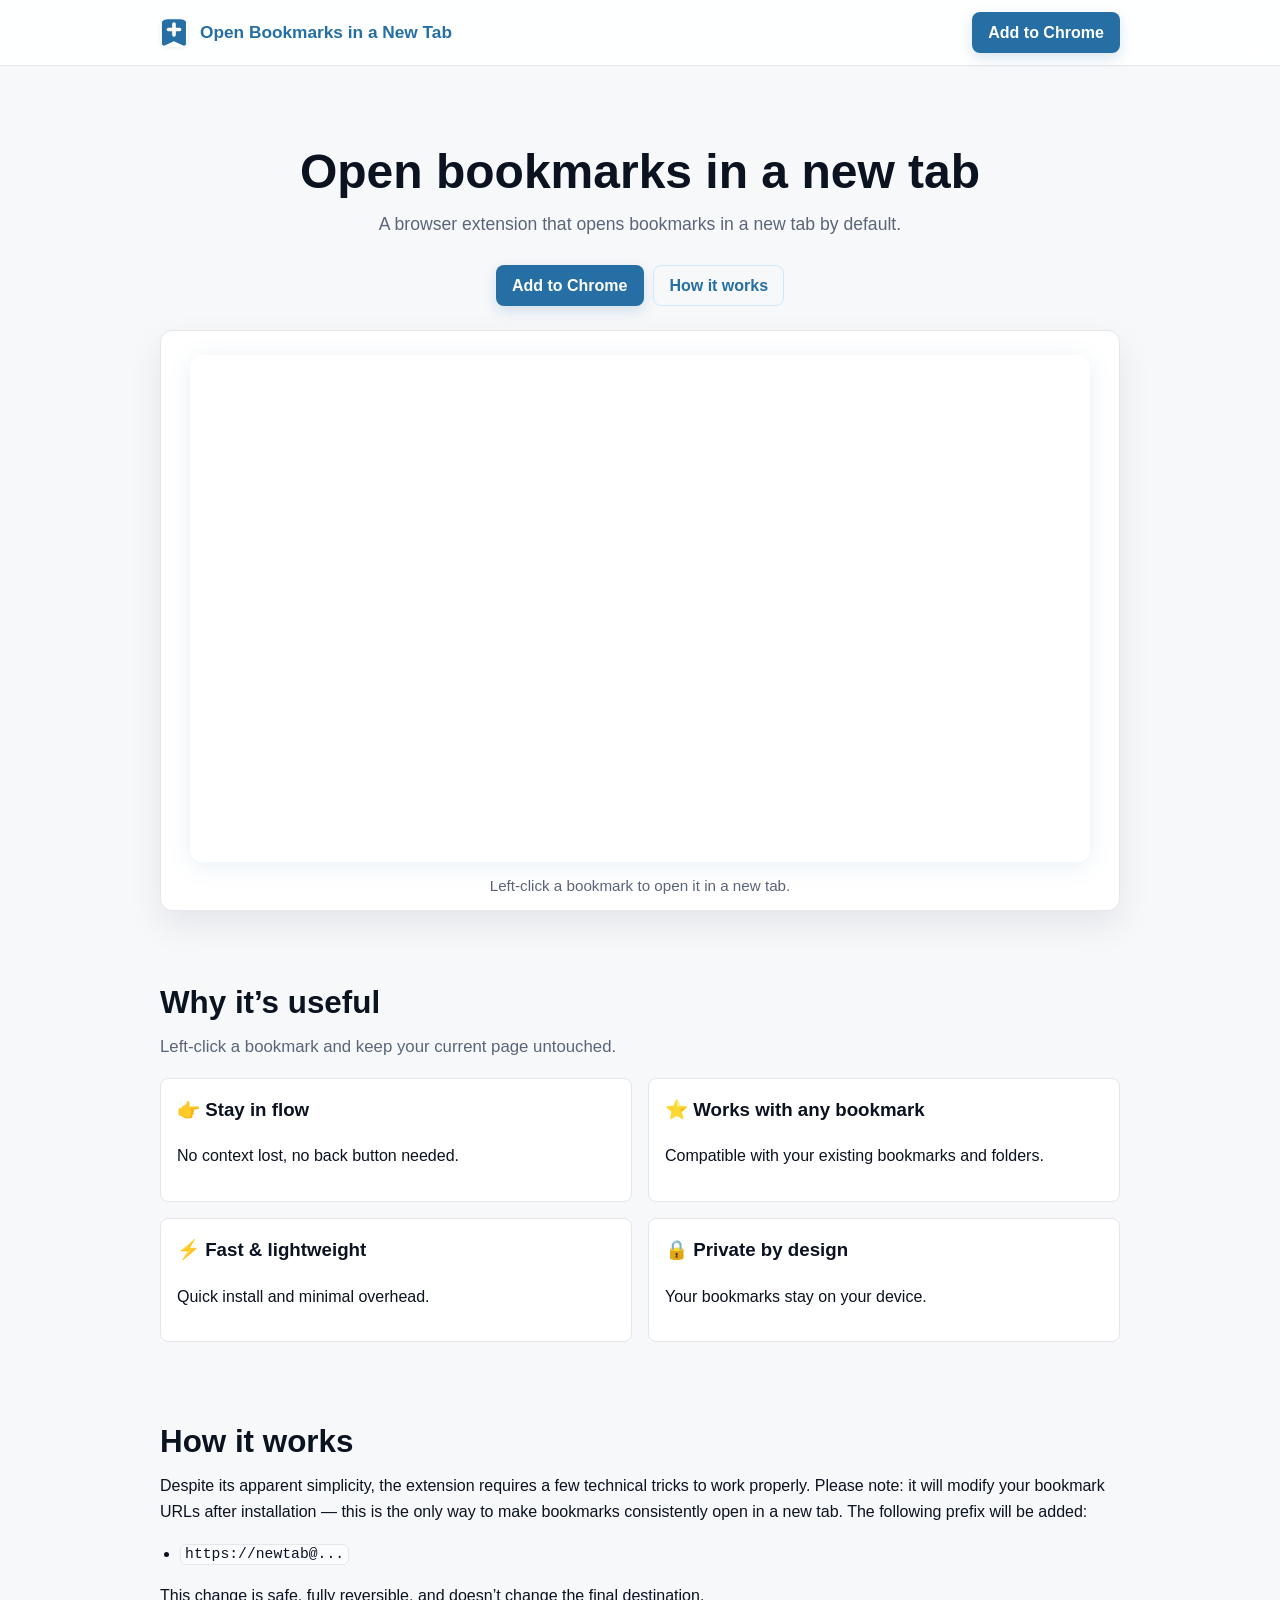
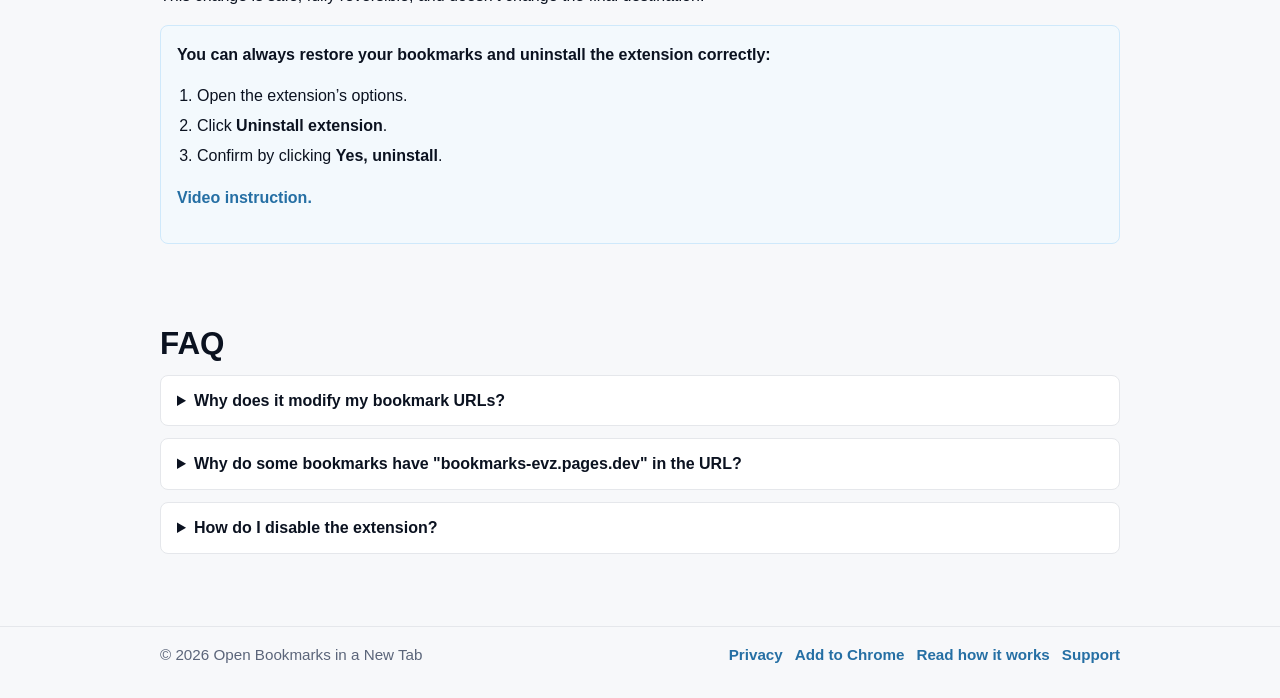
<file: index.html>
<!doctype html>
<html lang="en">
  <head>
    <meta charset="utf-8" />
    <meta name="viewport" content="width=device-width, initial-scale=1" />
    <script>
      const targetUrl = new URL(location.href).searchParams.get('url');
      if (targetUrl) {
        const redirectUrl = new URL('/r/', location.href);
        redirectUrl.search = location.search;
        location.replace(redirectUrl);
      }
    </script>
    <title>Open Bookmarks in a New Tab</title>
    <!-- Google tag (gtag.js) -->
    <script async src="https://www.googletagmanager.com/gtag/js?id=G-V0R6F2EBBW"></script>
    <script>
      window.dataLayer = window.dataLayer || [];
      function gtag() {
        dataLayer.push(arguments);
      }
      gtag('js', new Date());
      gtag('config', 'G-V0R6F2EBBW');
    </script>
    <meta
      name="description"
      content="Make every bookmark open in a new tab with a simple left-click. Fast, lightweight Chrome extension with easy install and full control."
    />
    <link rel="canonical" href="#" />
    <meta property="og:title" content="Open Bookmarks in a New Tab — One Click, Always a New Tab" />
    <meta
      property="og:description"
      content="Make every bookmark open in a new tab with a simple left-click. Fast, lightweight Chrome extension with easy install and full control."
    />
    <meta property="og:type" content="website" />
    <meta property="og:image" content="/assets/screenshot.png" />
    <meta name="twitter:card" content="summary_large_image" />
    <meta
      name="twitter:title"
      content="Open Bookmarks in a New Tab — One Click, Always a New Tab"
    />
    <meta
      name="twitter:description"
      content="Make every bookmark open in a new tab with a simple left-click."
    />
    <meta name="twitter:image" content="/assets/screenshot.png" />
    <link rel="icon" href="/favicon.png" />
    <link rel="stylesheet" href="/assets/shared.css" />
    <link rel="stylesheet" href="/index.css" />
    <script type="module" src="/index.js"></script>
  </head>
  <body>
    <header class="site-header">
      <div class="container header-inner" role="navigation" aria-label="Primary">
        <a class="brand" href="#top" aria-label="Home">
          <img
            src="/assets/icon.svg"
            alt="Open Bookmarks in a New Tab logo"
            width="28"
            height="28"
          />
          <span class="name">Open Bookmarks in a New Tab</span>
        </a>
        <nav>
          <a class="btn install-link" href="#" target="_blank" aria-label="Add to Chrome"
            >Add to Chrome</a
          >
        </nav>
      </div>
    </header>

    <main id="top">
      <section class="hero container" aria-labelledby="hero-title">
        <h1 id="hero-title">Open bookmarks in a new tab</h1>
        <p class="subhead">A browser extension that opens bookmarks in a new tab by default.</p>
        <div class="cta-group">
          <a class="btn install-link" href="#" target="_blank">Add to Chrome</a>
          <a
            class="btn btn-ghost"
            href="https://dev.to/vitalets/open-browser-bookmarks-in-a-new-tab-part-2-h5p"
            target="_blank"
            rel="noopener"
            >How it works</a
          >
        </div>
        <figure class="figure">
          <div class="video-frame">
            <iframe
              width="560"
              height="315"
              src="https://www.youtube.com/embed/Ejy5kE-3lAE?si=9E2WFy7v5_sw-u4N&amp;controls=0"
              title="How the Open Bookmarks in a New Tab extension works"
              allow="
                accelerometer;
                autoplay;
                clipboard-write;
                encrypted-media;
                gyroscope;
                picture-in-picture;
                web-share;
              "
              referrerpolicy="strict-origin-when-cross-origin"
              allowfullscreen
            ></iframe>
          </div>
          <figcaption>Left‑click a bookmark to open it in a new tab.</figcaption>
        </figure>
      </section>

      <section class="section container">
        <h2>Why it’s useful</h2>
        <p class="lead">Left‑click a bookmark and keep your current page untouched.</p>
        <div class="grid" role="list">
          <div class="card half" role="listitem">
            <h3>👉 Stay in flow</h3>
            <p>No context lost, no back button needed.</p>
          </div>
          <div class="card half" role="listitem">
            <h3>⭐️ Works with any bookmark</h3>
            <p>Compatible with your existing bookmarks and folders.</p>
          </div>
          <div class="card half" role="listitem">
            <h3>⚡ Fast & lightweight</h3>
            <p>Quick install and minimal overhead.</p>
          </div>
          <div class="card half" role="listitem">
            <h3>🔒 Private by design</h3>
            <p>Your bookmarks stay on your device.</p>
          </div>
        </div>
      </section>

      <section class="section container">
        <h2>How it works</h2>
        <p>
          Despite its apparent simplicity, the extension requires a few technical tricks to work
          properly. Please note: it will modify your bookmark URLs after installation — this is the
          only way to make bookmarks consistently open in a new tab. The following prefix will be
          added:
        </p>
        <ul>
          <li><code>https://newtab@...</code></li>
        </ul>

        <p>This change is safe, fully reversible, and doesn’t change the final destination.</p>
        <div class="notice" role="note" aria-label="Important note">
          <b>You can always restore your bookmarks and uninstall the extension correctly:</b>
          <ol>
            <li>Open the extension’s options.</li>
            <li>Click <b>Uninstall extension</b>.</li>
            <li>Confirm by clicking <b>Yes, uninstall</b>.</li>
          </ol>
          <p>
            <a class="link uninstall-instructions-link" href="#" target="_blank"
              >Video instruction.</a
            >
          </p>
        </div>
      </section>

      <section class="section container">
        <h2>FAQ</h2>
        <details>
          <summary>Why does it modify my bookmark URLs?</summary>
          <p>
            This is a technical requirement to ensure that bookmarks consistently open in a new tab.
            You can revert all bookmarks to their original state at any time from the extension
            options page.
          </p>
        </details>
        <details>
          <summary>Why do some bookmarks have "bookmarks-evz.pages.dev" in the URL?</summary>
          <p>
            This is also a technical requirement to support bookmarks like
            <code>*.google.com</code> opening in a new tab. The extension uses Chrome’s
            <a
              href="https://developer.chrome.com/docs/extensions/reference/api/declarativeNetRequest"
              target="_blank"
              >declarativeNetRequest API</a
            >
            to capture bookmark clicks. Some
            <a
              href="https://developer.mozilla.org/en-US/docs/Mozilla/Add-ons/WebExtensions/Content_scripts#restricted_domains"
              target="_blank"
              >restricted domains</a
            >
            cannot be intercepted by this API. To support this, the extension handles these URLs
            differently: the bookmark points to a static HTML page, which then redirects to the
            target website. This is exactly what <code>https://bookmarks-evz.pages.dev</code> is
            used for.
          </p>
        </details>
        <details>
          <summary>How do I disable the extension?</summary>
          <p>Use the toggle on the options page to turn the behavior on or off.</p>
        </details>
      </section>
    </main>

    <footer class="site-footer">
      <div class="container footer-inner">
        <div>© <span id="year"></span> Open Bookmarks in a New Tab</div>
        <div class="footer-links">
          <a class="footer-link" href="/privacy/">Privacy</a>
          <a class="footer-link install-link" href="#" target="_blank">Add to Chrome</a>
          <a
            class="footer-link"
            href="https://dev.to/vitalets/open-browser-bookmarks-in-a-new-tab-part-2-h5p"
            target="_blank"
            >Read how it works</a
          >
          <a class="footer-link support-link" href="#" target="_blank" rel="noopener">Support</a>
        </div>
      </div>
    </footer>
  </body>
</html>
</file>
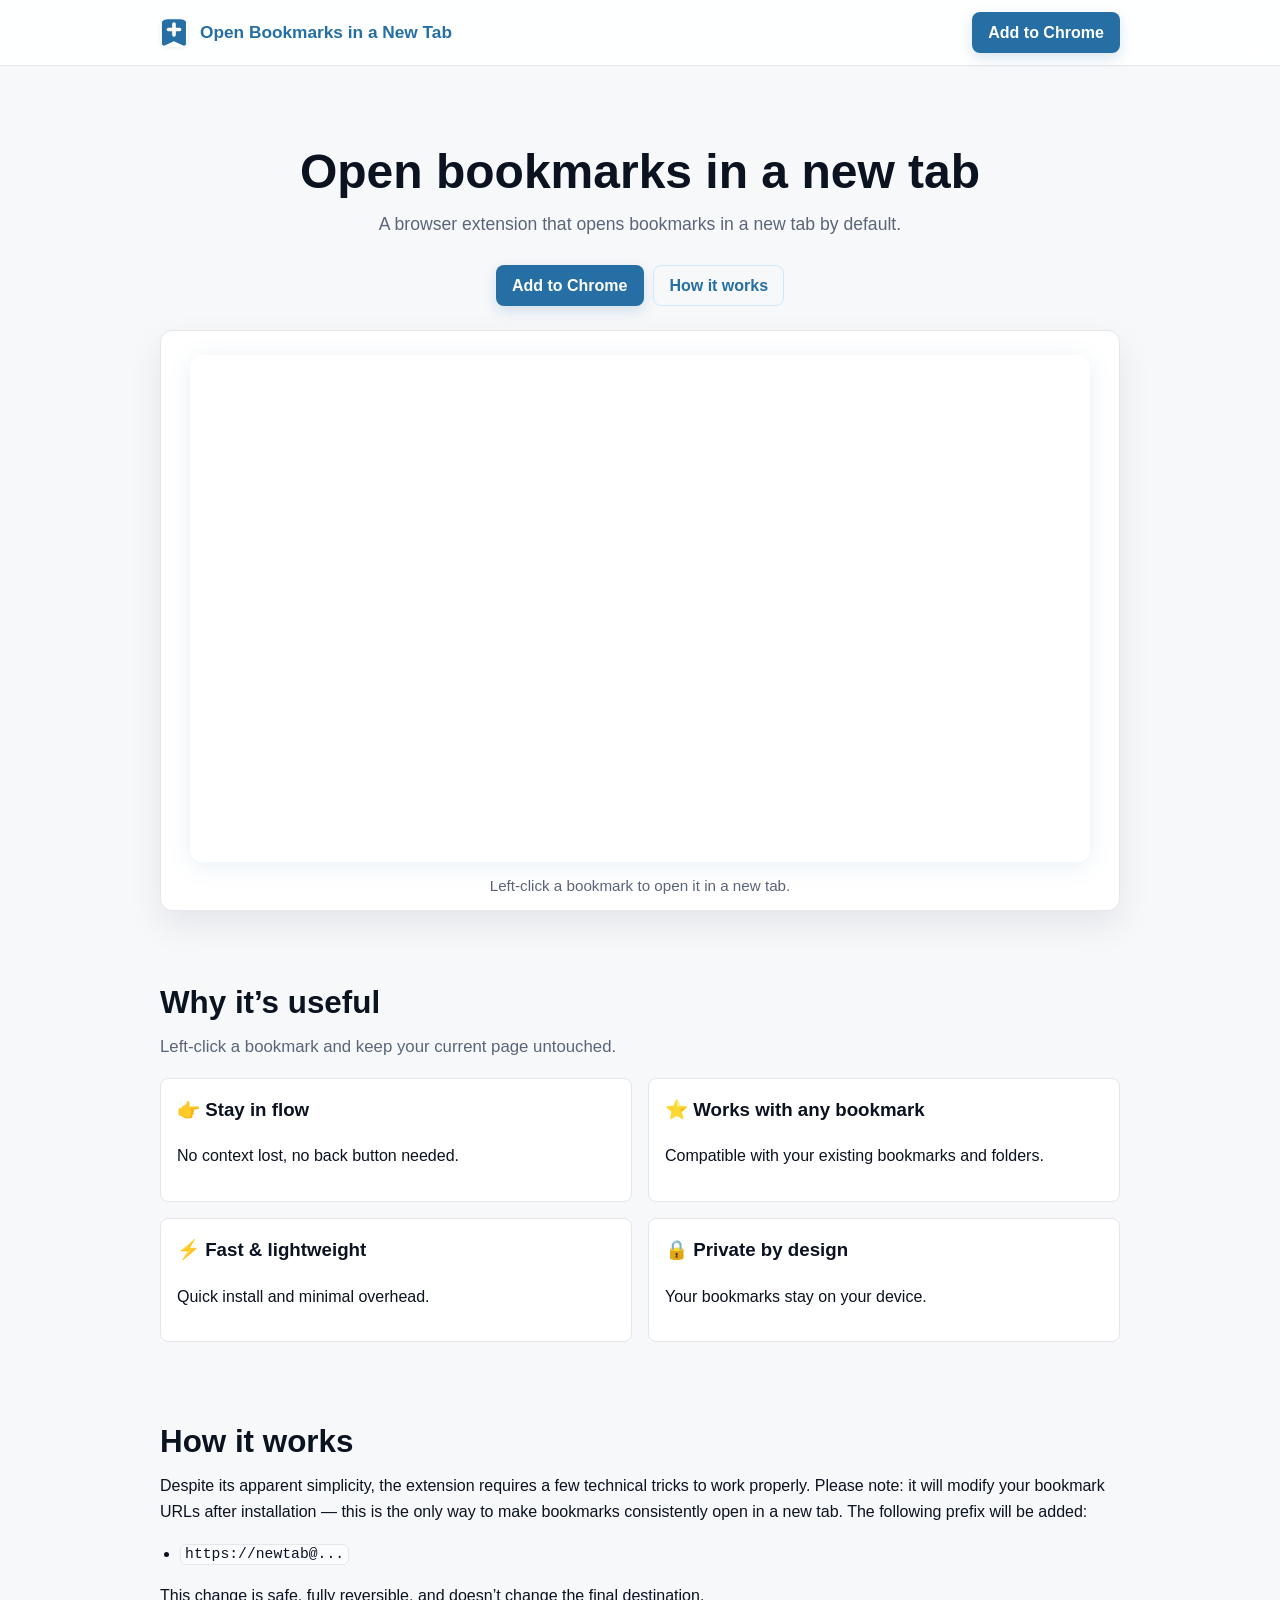
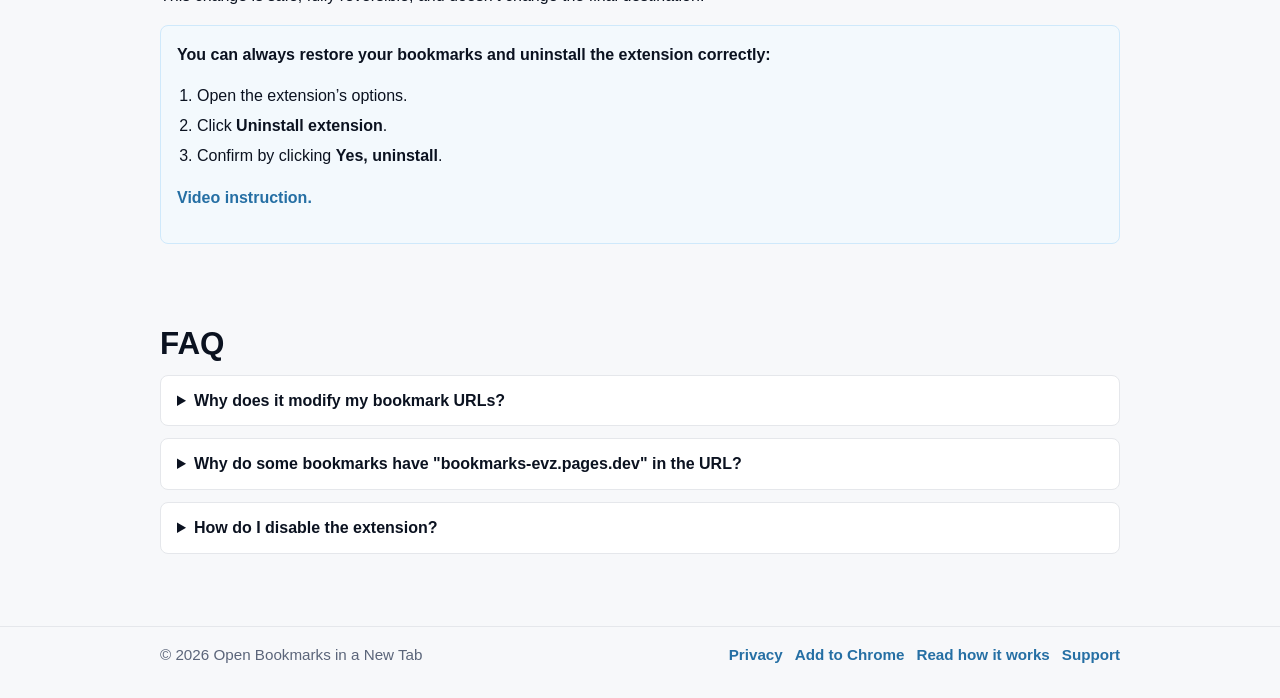
<file: landing/index.html>
<!doctype html>
<html lang="en">
  <head>
    <meta charset="utf-8" />
    <meta name="viewport" content="width=device-width, initial-scale=1" />
    <meta name="robots" content="noindex" />
    <link rel="canonical" href="/" />
    <title>Open Bookmarks in a New Tab</title>
    <!--
      Cloudflare Pages redirects this route through website/_redirects.
      Keep this page as a fallback for static hosts that do not support that file.
    -->
    <!-- Redirect to the homepage even when JavaScript is disabled. -->
    <meta http-equiv="refresh" content="0; url=/" />
    <script>
      // Preserve legacy query parameters and avoid leaving /landing/ in browser history.
      const homepageUrl = new URL('/', location.href);
      homepageUrl.search = location.search;
      location.replace(homepageUrl);
    </script>
  </head>
  <body>
    <p>This page has moved to <a href="/">the homepage</a>.</p>
  </body>
</html>
</file>
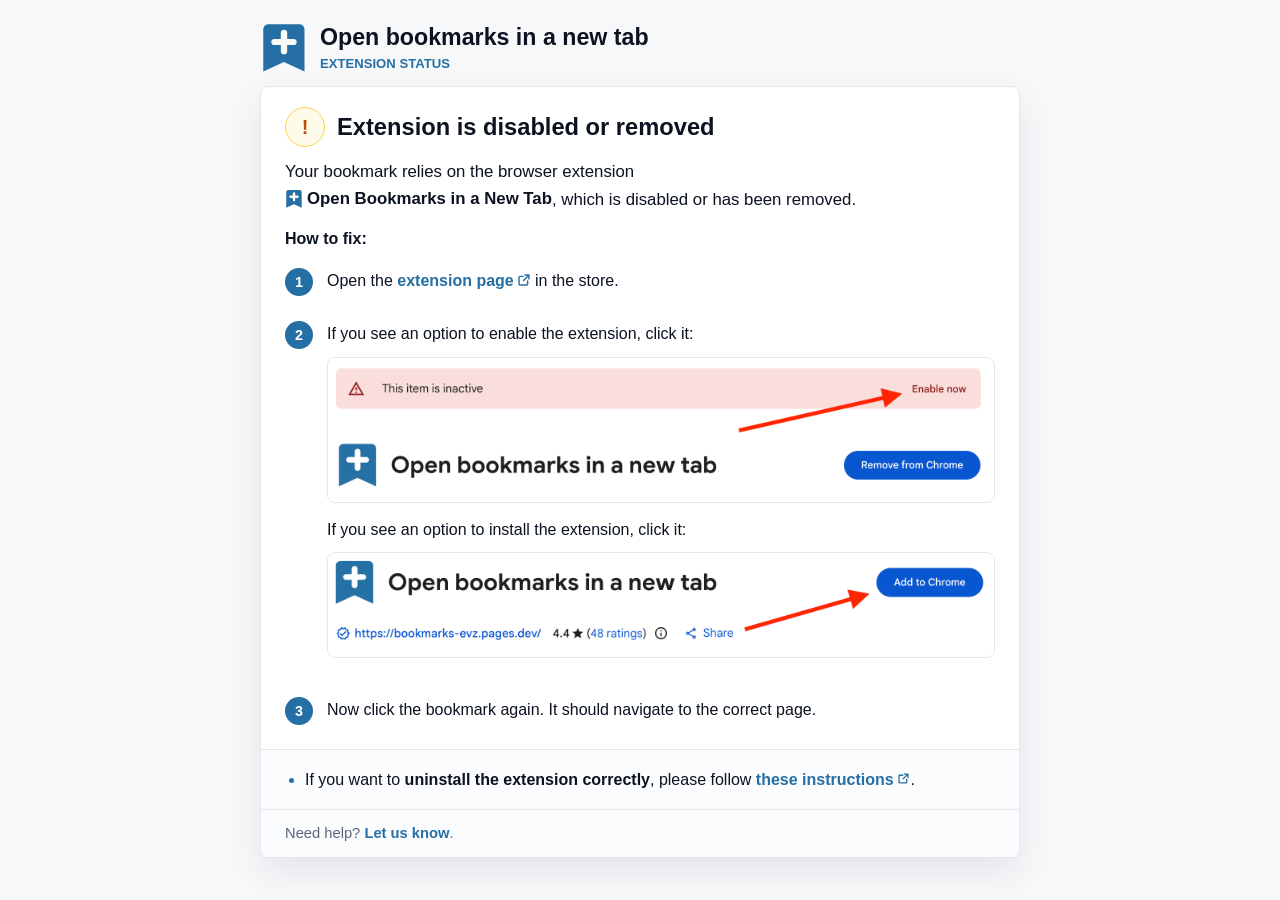
<file: no-ext/index.html>
<!doctype html>
<html lang="en">
  <head>
    <meta charset="UTF-8" />
    <meta name="viewport" content="width=device-width, initial-scale=1.0" />
    <meta name="referrer" content="no-referrer" />
    <title>Extension not found</title>
    <link rel="icon" type="image/png" sizes="16x16" href="/favicon.png" />
    <!-- Google tag (gtag.js) -->
    <script async src="https://www.googletagmanager.com/gtag/js?id=G-V0R6F2EBBW"></script>
    <script>
      window.dataLayer = window.dataLayer || [];
      function gtag() {
        dataLayer.push(arguments);
      }
      gtag('js', new Date());
      gtag('config', 'G-V0R6F2EBBW', {
        // The query contains the clicked bookmark URL. Keep it out of analytics.
        page_location: `${location.origin}/no-ext/`,
        page_referrer: '',
      });
    </script>
    <link rel="stylesheet" href="/assets/shared.css" />
    <link rel="stylesheet" href="./index.css" />
    <script type="module" src="./index.js"></script>
  </head>
  <body>
    <div class="page-shell">
      <header class="page-header">
        <div class="header-title">
          <div class="brand-mark">
            <img src="/assets/icon.svg" alt="" width="48" height="48" />
          </div>
          <div class="header-copy">
            <div class="utility-brand-title">Open bookmarks in a new tab</div>
            <p>Extension status</p>
          </div>
        </div>
      </header>

      <main class="panel">
        <div class="panel-body no-ext-layout">
          <section class="recovery-section content-stack" aria-labelledby="page-title">
            <div class="recovery-heading">
              <div class="status-icon" aria-hidden="true">!</div>
              <h1 id="page-title"></h1>
            </div>
            <p class="lead">
              Your bookmark relies on the browser extension
              <span class="inline-extension-name"
                ><img src="/assets/icon.svg" alt="" width="18" height="18" /><b
                  >Open Bookmarks in a New Tab</b
                ></span
              >, which is disabled or has been removed.
            </p>
            <p><b>How to fix:</b></p>

            <div class="recovery-actions">
              <ol class="recovery-steps">
                <li>
                  Open the
                  <a
                    id="reinstall-extension"
                    class="install-link link external-link"
                    href="#"
                    target="_blank"
                    rel="noopener"
                    hidden
                    >extension page</a
                  >
                  in the store.
                </li>
                <li>
                  <p>If you see an option to enable the extension, click it:</p>
                  <img id="enable-screenshot" class="instruction-screenshot" alt="" />
                  <p>If you see an option to install the extension, click it:</p>
                  <img id="reinstall-screenshot" class="instruction-screenshot" alt="" />
                </li>
                <li>Now click the bookmark again. It should navigate to the correct page.</li>
              </ol>
            </div>
          </section>

          <section class="uninstall-section content-stack" aria-label="Additional options">
            <ul class="additional-options">
              <li>
                If you want to <b>uninstall the extension correctly</b>, please follow
                <a class="link external-link" href="/uninstall/" target="_blank" rel="noopener"
                  >these instructions</a
                >.
              </li>
              <li id="target-option" hidden>
                <div class="target-action">
                  <span>To <b>open the bookmark URL</b>, click the button below:</span>
                  <a
                    id="target-link"
                    class="option-action option-action-primary"
                    target="_blank"
                    rel="noopener"
                    hidden
                  ></a>
                </div>
              </li>
            </ul>
          </section>

          <section class="removal-section content-stack">
            <p class="support-copy muted">
              Need help?
              <a id="feedback-link" class="link" href="#" target="_blank" rel="noopener"
                >Let us know</a
              >.
            </p>
          </section>
        </div>
      </main>
    </div>
  </body>
</html>
</file>
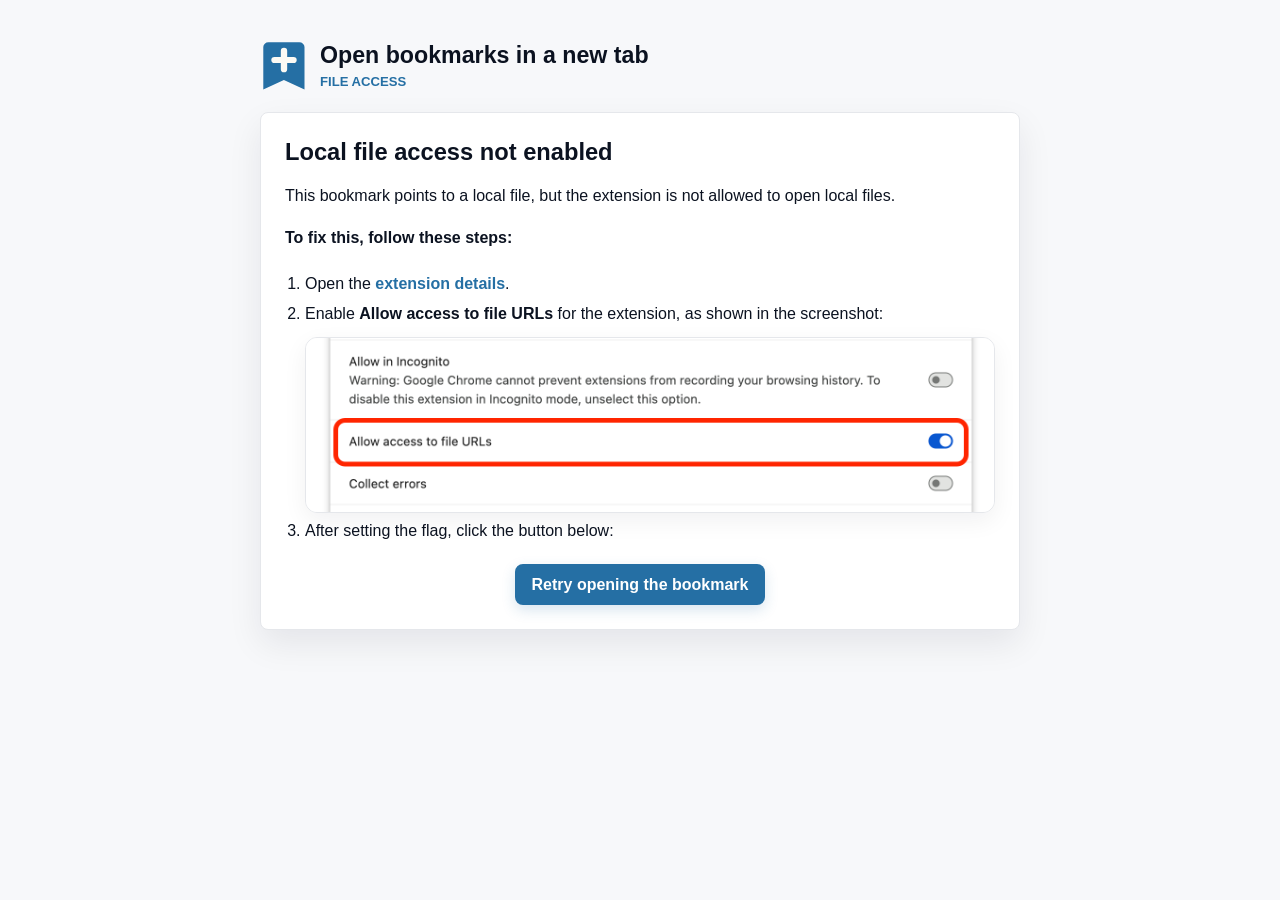
<file: no-file-access/index.html>
<!doctype html>
<html lang="en">
  <head>
    <meta charset="UTF-8" />
    <meta name="viewport" content="width=device-width, initial-scale=1.0" />
    <title>Local file access not enabled</title>
    <link rel="icon" type="image/png" sizes="16x16" href="../favicon.png" />
    <link rel="stylesheet" href="../assets/shared.css" />
    <link rel="stylesheet" href="index.css" />
  </head>
  <body>
    <div class="page-shell">
      <header class="page-header">
        <div class="header-title">
          <div class="brand-mark">
            <img src="/assets/icon.svg" alt="" width="48" height="48" />
          </div>
          <div class="header-copy">
            <div class="utility-brand-title">Open bookmarks in a new tab</div>
            <p>File access</p>
          </div>
        </div>
      </header>

      <main class="panel">
        <div class="panel-body content-stack">
          <h2>Local file access not enabled</h2>
          <p>
            This bookmark points to a local file, but the extension is not allowed to open local
            files.
          </p>

          <p><b>To fix this, follow these steps:</b></p>
          <ol>
            <li>Open the <a id="ext-settings-btn" class="link" href="#">extension details</a>.</li>
            <li>
              Enable <strong>Allow access to file URLs</strong> for the extension, as shown in the
              screenshot:
              <div class="media-frame access-screenshot">
                <img src="screenshot.png" alt="Allow access to file URLs toggle" />
              </div>
            </li>
            <li>After setting the flag, click the button below:</li>
          </ol>

          <div class="action-row">
            <button id="action-btn" class="btn" type="button">Retry opening the bookmark</button>
          </div>
        </div>
      </main>
    </div>

    <script>
      const fileUrl = new URL(location.href).searchParams.get('url') || '';
      const actionBtn = document.getElementById('action-btn');
      actionBtn.onclick = () => {
        const retryUrl = new URL('../r/', location.href);
        retryUrl.searchParams.set('url', fileUrl);
        location.href = retryUrl;
      };
    </script>
  </body>
</html>
</file>
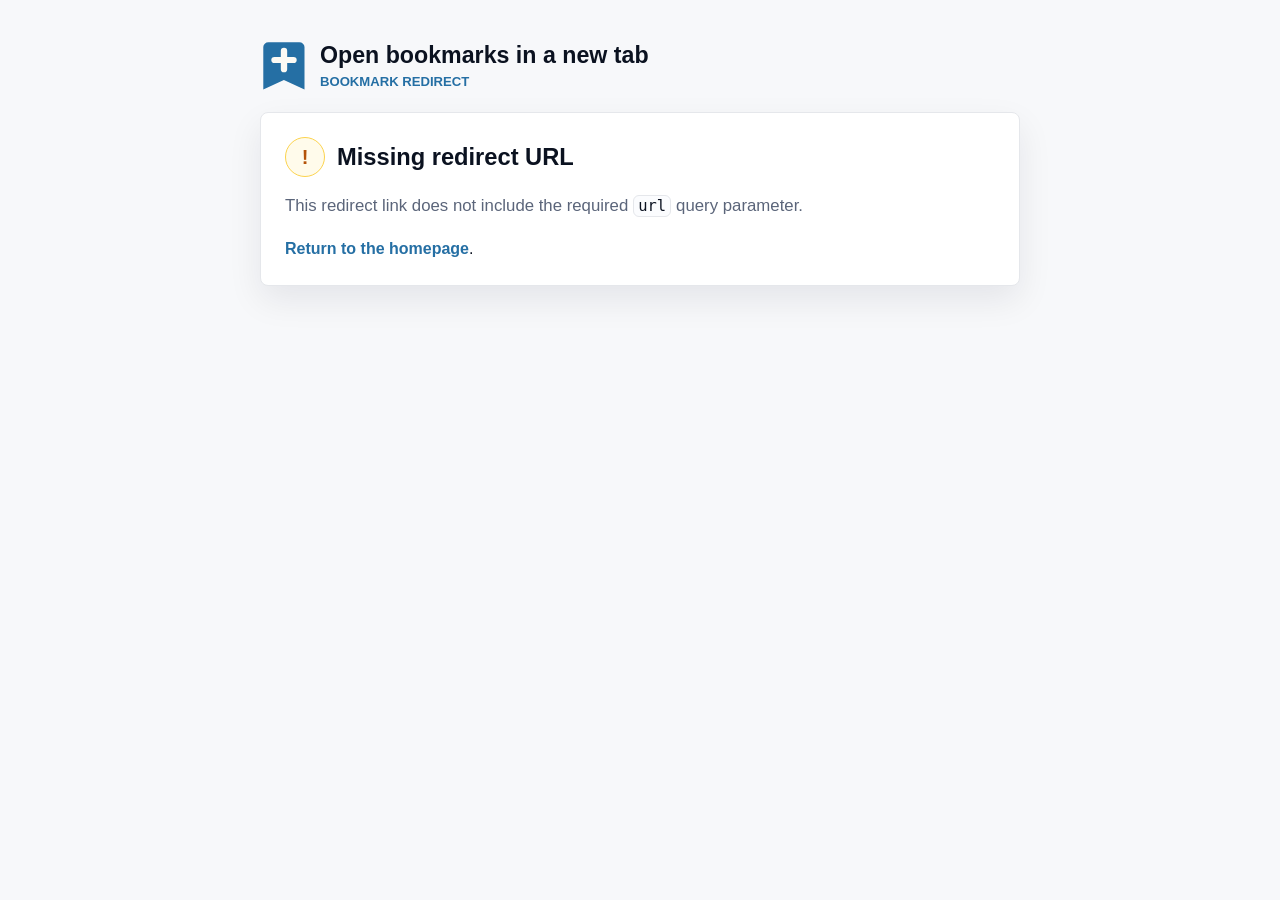
<file: no-url-param/index.html>
<!doctype html>
<html lang="en">
  <head>
    <meta charset="UTF-8" />
    <meta name="viewport" content="width=device-width, initial-scale=1.0" />
    <meta name="robots" content="noindex" />
    <title>Missing redirect URL</title>
    <link rel="icon" type="image/png" sizes="16x16" href="/favicon.png" />
    <link rel="stylesheet" href="/assets/shared.css" />
  </head>
  <body>
    <div class="page-shell">
      <header class="page-header">
        <div class="header-title">
          <div class="brand-mark">
            <img src="/assets/icon.svg" alt="" width="48" height="48" />
          </div>
          <div class="header-copy">
            <div class="utility-brand-title">Open bookmarks in a new tab</div>
            <p>Bookmark redirect</p>
          </div>
        </div>
      </header>

      <main class="panel">
        <section class="panel-body content-stack" aria-labelledby="page-title">
          <div class="recovery-heading">
            <div class="status-icon" aria-hidden="true">!</div>
            <h1 id="page-title">Missing redirect URL</h1>
          </div>
          <p class="lead">
            This redirect link does not include the required <code>url</code> query parameter.
          </p>
          <p><a class="link" href="/">Return to the homepage</a>.</p>
        </section>
      </main>
    </div>
  </body>
</html>
</file>
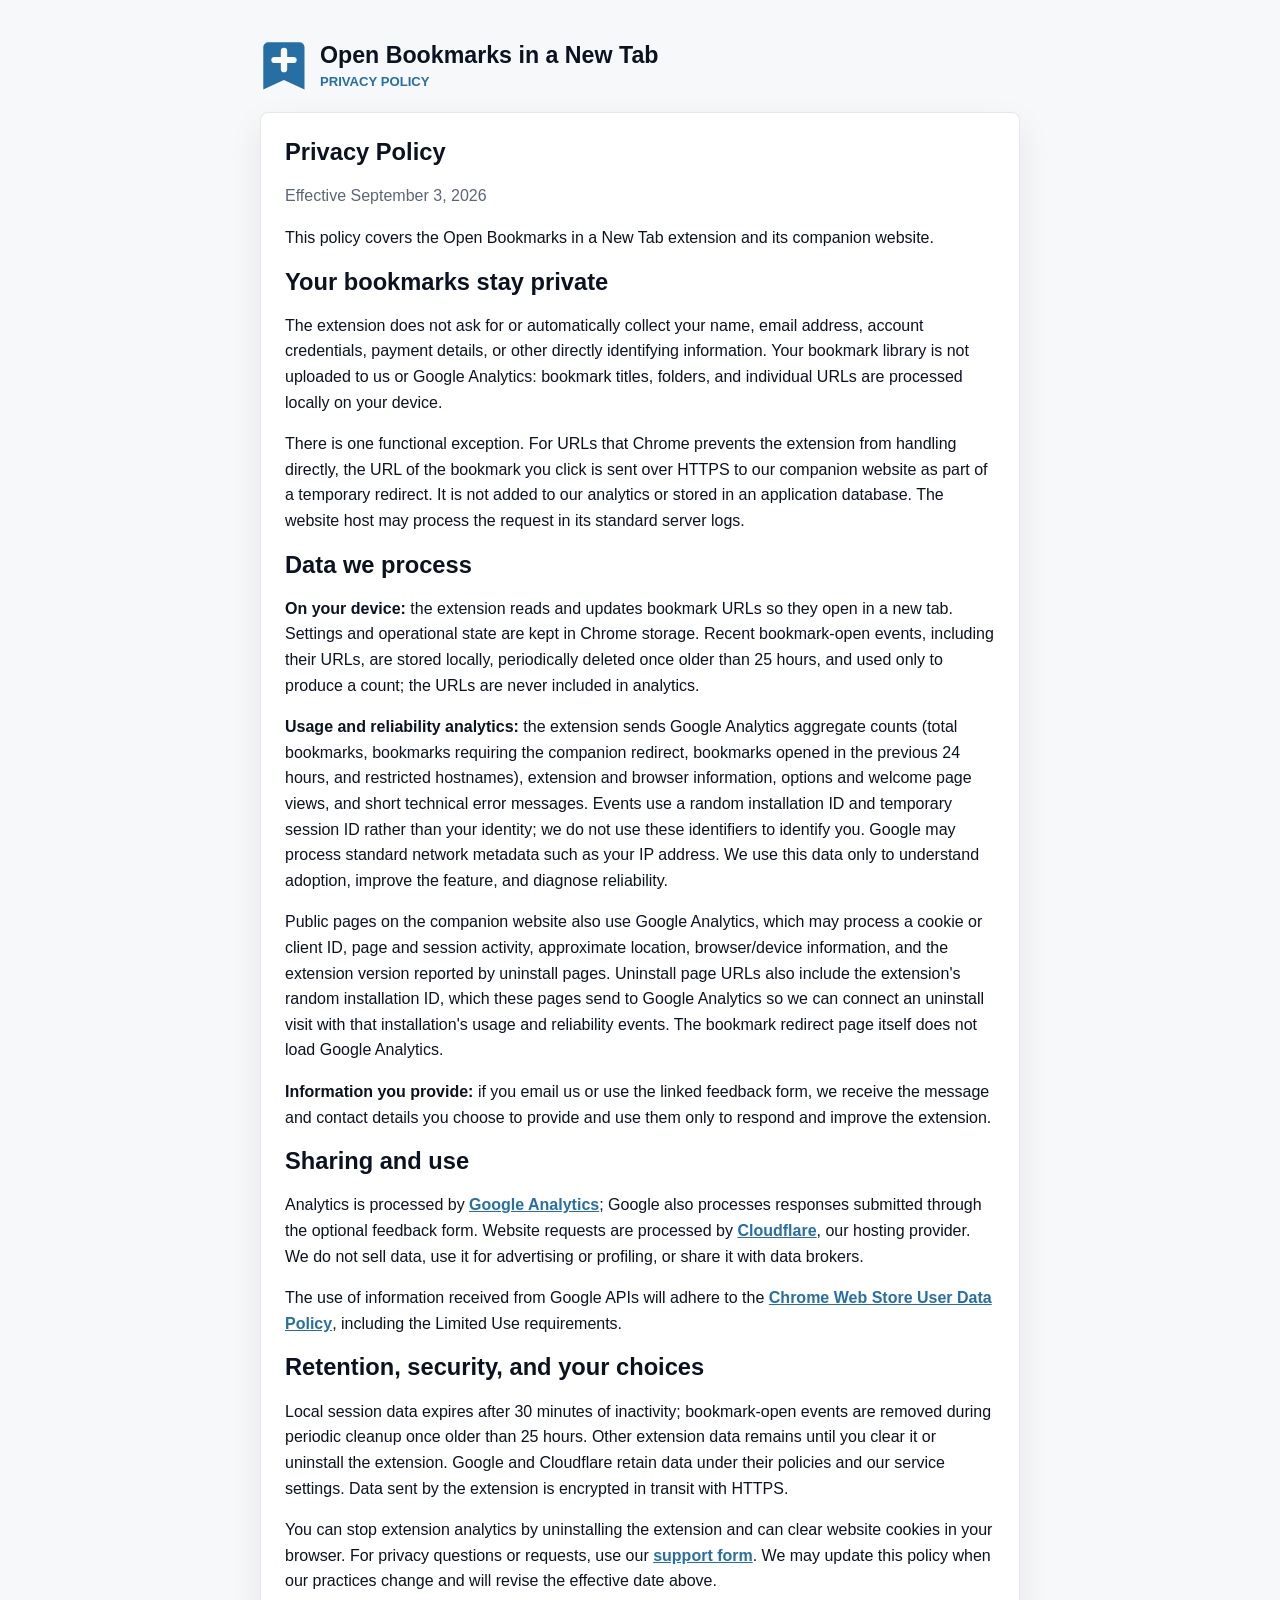
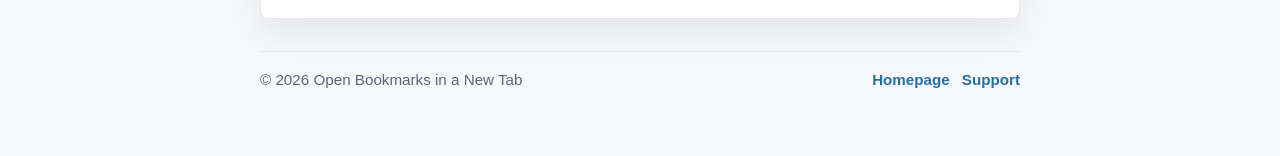
<file: privacy/index.html>
<!doctype html>
<html lang="en">
  <head>
    <meta charset="UTF-8" />
    <meta name="viewport" content="width=device-width, initial-scale=1.0" />
    <meta
      name="description"
      content="Privacy policy for the Open Bookmarks in a New Tab browser extension."
    />
    <link rel="canonical" href="https://bookmarks-evz.pages.dev/privacy/" />
    <title>Privacy Policy — Open Bookmarks in a New Tab</title>
    <link rel="icon" type="image/png" sizes="16x16" href="/favicon.png" />
    <link rel="stylesheet" href="/assets/shared.css" />
    <script type="module">
      import { buildFeedbackUrl } from '/assets/feedback-url.js';
      import { setCurrentYear } from '/assets/shared.js';

      setCurrentYear();

      document.querySelectorAll('.support-link').forEach((link) => {
        link.href = buildFeedbackUrl();
      });
    </script>
  </head>
  <body>
    <div class="page-shell">
      <header class="page-header">
        <a class="brand" href="/" aria-label="Open Bookmarks in a New Tab homepage">
          <span class="brand-mark">
            <img src="/assets/icon.svg" alt="" width="48" height="48" />
          </span>
          <div class="header-copy">
            <div class="utility-brand-title">Open Bookmarks in a New Tab</div>
            <p>Privacy Policy</p>
          </div>
        </a>
      </header>

      <main class="panel">
        <article class="panel-body content-stack">
          <h1>Privacy Policy</h1>
          <p class="muted">Effective September 3, 2026</p>
          <p>
            This policy covers the Open Bookmarks in a New Tab extension and its companion website.
          </p>

          <h2>Your bookmarks stay private</h2>
          <p>
            The extension does not ask for or automatically collect your name, email address,
            account credentials, payment details, or other directly identifying information. Your
            bookmark library is not uploaded to us or Google Analytics: bookmark titles, folders,
            and individual URLs are processed locally on your device.
          </p>
          <p>
            There is one functional exception. For URLs that Chrome prevents the extension from
            handling directly, the URL of the bookmark you click is sent over HTTPS to our companion
            website as part of a temporary redirect. It is not added to our analytics or stored in
            an application database. The website host may process the request in its standard server
            logs.
          </p>

          <h2>Data we process</h2>
          <p>
            <b>On your device:</b> the extension reads and updates bookmark URLs so they open in a
            new tab. Settings and operational state are kept in Chrome storage. Recent bookmark-open
            events, including their URLs, are stored locally, periodically deleted once older than
            25 hours, and used only to produce a count; the URLs are never included in analytics.
          </p>
          <p>
            <b>Usage and reliability analytics:</b> the extension sends Google Analytics aggregate
            counts (total bookmarks, bookmarks requiring the companion redirect, bookmarks opened in
            the previous 24 hours, and restricted hostnames), extension and browser information,
            options and welcome page views, and short technical error messages. Events use a random
            installation ID and temporary session ID rather than your identity; we do not use these
            identifiers to identify you. Google may process standard network metadata such as your
            IP address. We use this data only to understand adoption, improve the feature, and
            diagnose reliability.
          </p>
          <p>
            Public pages on the companion website also use Google Analytics, which may process a
            cookie or client ID, page and session activity, approximate location, browser/device
            information, and the extension version reported by uninstall pages. Uninstall page URLs
            also include the extension's random installation ID, which these pages send to Google
            Analytics so we can connect an uninstall visit with that installation's usage and
            reliability events. The bookmark redirect page itself does not load Google Analytics.
          </p>
          <p>
            <b>Information you provide:</b> if you email us or use the linked feedback form, we
            receive the message and contact details you choose to provide and use them only to
            respond and improve the extension.
          </p>

          <h2>Sharing and use</h2>
          <p>
            Analytics is processed by
            <a href="https://policies.google.com/privacy" target="_blank" rel="noopener"
              >Google Analytics</a
            >; Google also processes responses submitted through the optional feedback form. Website
            requests are processed by
            <a href="https://www.cloudflare.com/privacypolicy/" target="_blank" rel="noopener"
              >Cloudflare</a
            >, our hosting provider. We do not sell data, use it for advertising or profiling, or
            share it with data brokers.
          </p>
          <p>
            The use of information received from Google APIs will adhere to the
            <a
              href="https://developer.chrome.com/docs/webstore/program-policies/policies#limited_use"
              target="_blank"
              rel="noopener"
              >Chrome Web Store User Data Policy</a
            >, including the Limited Use requirements.
          </p>

          <h2>Retention, security, and your choices</h2>
          <p>
            Local session data expires after 30 minutes of inactivity; bookmark-open events are
            removed during periodic cleanup once older than 25 hours. Other extension data remains
            until you clear it or uninstall the extension. Google and Cloudflare retain data under
            their policies and our service settings. Data sent by the extension is encrypted in
            transit with HTTPS.
          </p>
          <p>
            You can stop extension analytics by uninstalling the extension and can clear website
            cookies in your browser. For privacy questions or requests, use our
            <a class="support-link" href="#" target="_blank" rel="noopener">support form</a>. We may
            update this policy when our practices change and will revise the effective date above.
          </p>
        </article>
      </main>

      <footer class="site-footer">
        <div class="footer-inner">
          <div>© <span id="year"></span> Open Bookmarks in a New Tab</div>
          <div class="footer-links">
            <a class="footer-link" href="/">Homepage</a>
            <a class="footer-link support-link" href="#" target="_blank" rel="noopener">Support</a>
          </div>
        </div>
      </footer>
    </div>
  </body>
</html>
</file>
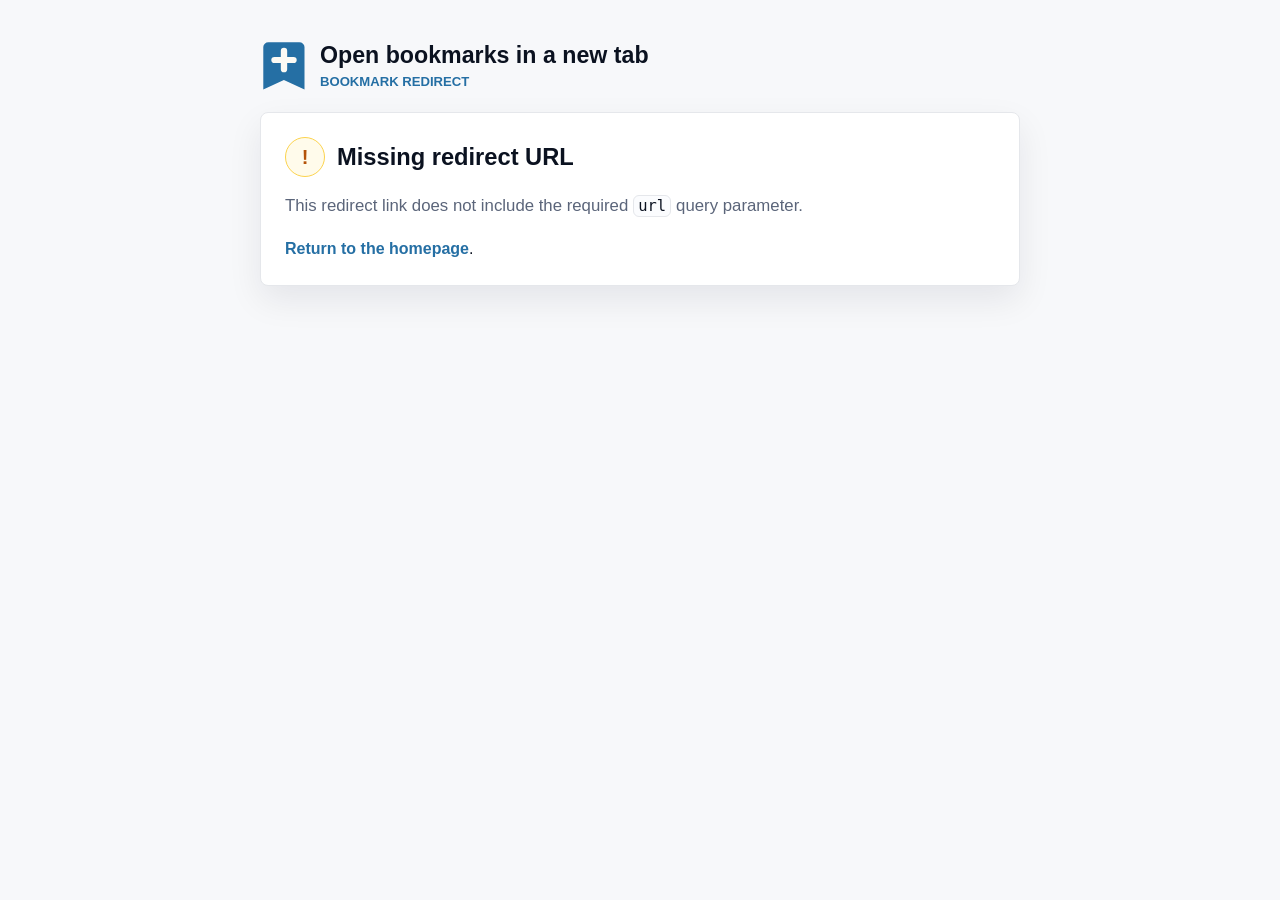
<file: r/index.html>
<!doctype html>
<html>
  <head>
    <meta charset="UTF-8" />
    <meta name="viewport" content="width=device-width, initial-scale=1.0" />
    <!-- This page should not use any external scripts to load faster. -->
    <!-- Do not add favicon, we add favicon dynamically from the extension for the bookmarked url -->
    <title>Bookmark redirect...</title>
    <!-- Keep this scipt self-contained to load as fast as possible -->
    <script>
      const targetUrl = new URL(location.href).searchParams.get('url');
      if (!targetUrl) {
        // use location.replace() here and below to not store this intermediate url in the browser history.
        location.replace('../no-url-param/');
      } else if (isNonDesktop() && !isPrivilegedUrl(targetUrl)) {
        location.replace(targetUrl);
      } else {
        // Expect the extension's content-script to insert the favicon element and perform redirect.
        // Use "load" event to wait for possible extension content-script execution.
        // If no favicon element inserted by extension, it means extension is not installed.
        // See: src/content-script/main.js
        window.addEventListener('load', () => {
          const favIconEl = document.getElementById('favicon-from-extension');
          if (!favIconEl) {
            const noExtensionUrl = new URL('../no-ext/', location.href);
            noExtensionUrl.search = location.search;
            location.replace(noExtensionUrl);
          }
        });
      }

      function isNonDesktop() {
        return window.innerWidth <= 1024 || navigator.maxTouchPoints > 1;
      }

      function isPrivilegedUrl(url) {
        return !/^https?:/i.test(url);
      }
    </script>
  </head>
  <body></body>
</html>
</file>
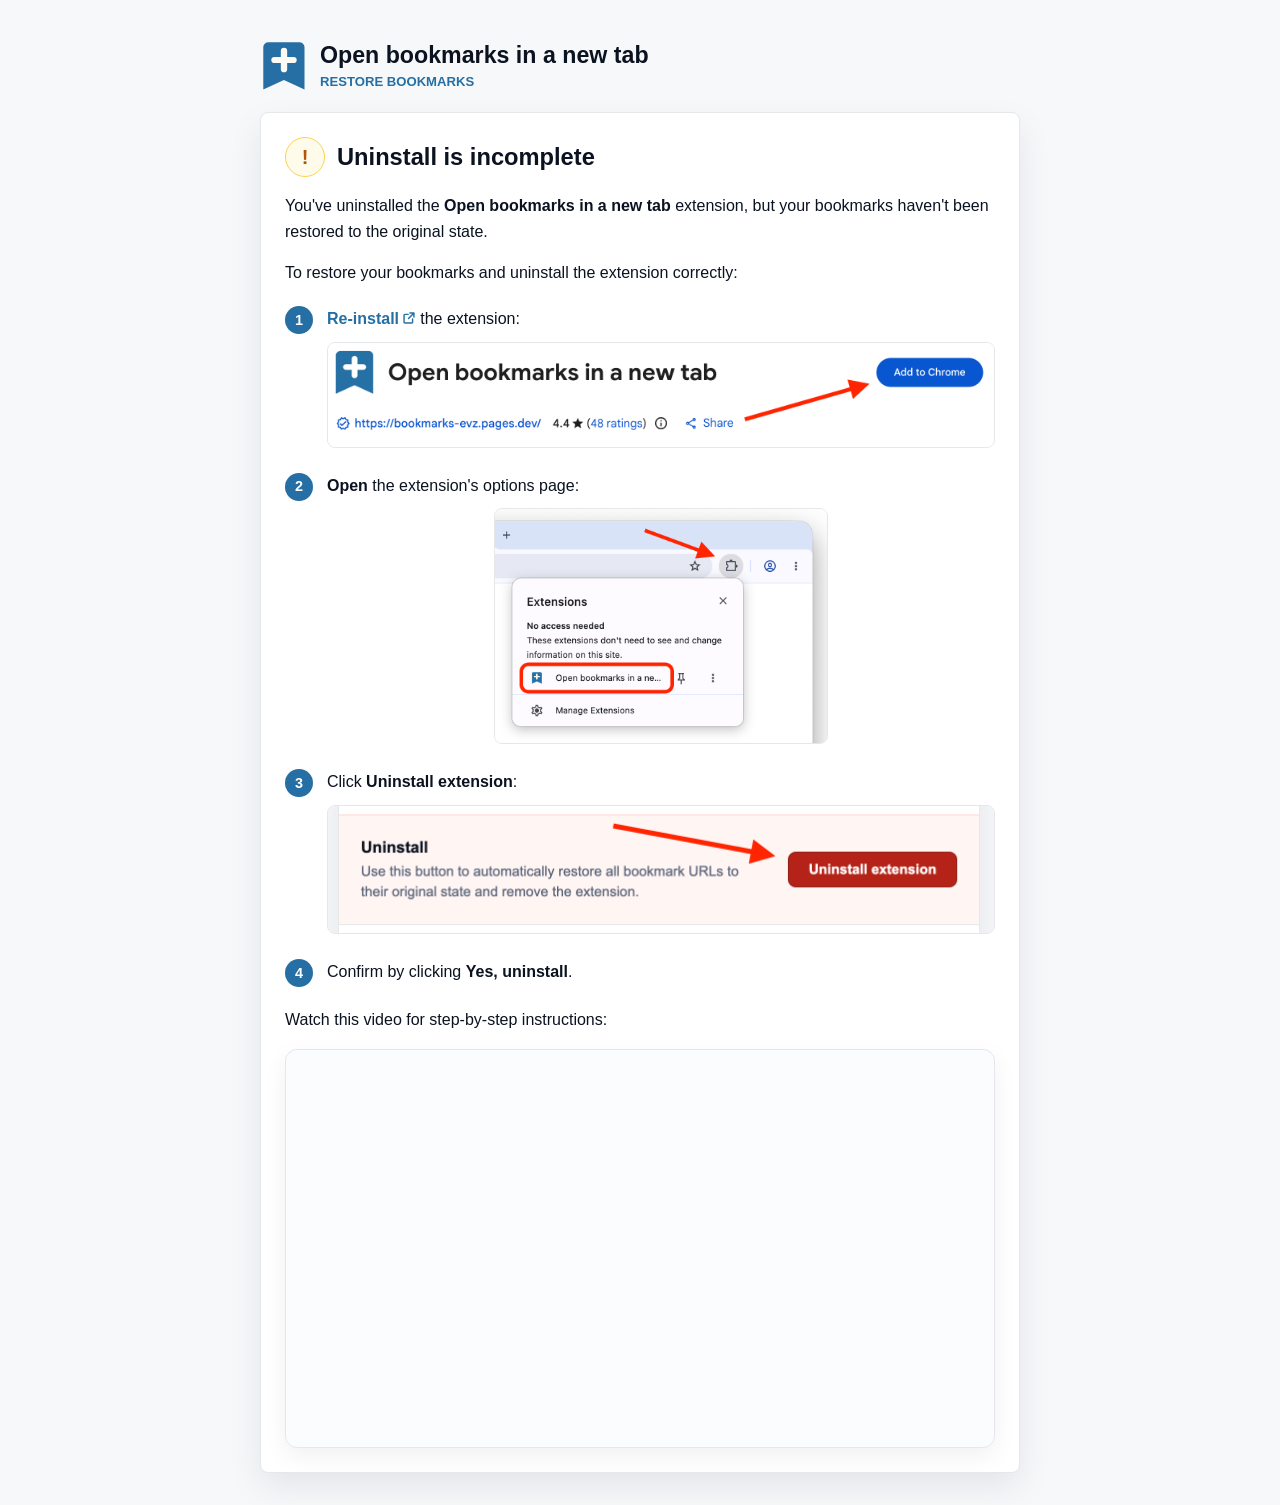
<file: uninstall/index.html>
<!doctype html>
<html lang="en">
  <head>
    <meta charset="UTF-8" />
    <meta name="viewport" content="width=device-width, initial-scale=1.0" />
    <title>Uninstall is incomplete</title>
    <link rel="icon" type="image/png" sizes="16x16" href="/favicon.png" />
    <!-- Google tag (gtag.js) -->
    <script async src="https://www.googletagmanager.com/gtag/js?id=G-V0R6F2EBBW"></script>
    <script>
      window.dataLayer = window.dataLayer || [];
      function gtag() {
        dataLayer.push(arguments);
      }
      gtag('js', new Date());
      gtag('config', 'G-V0R6F2EBBW', {
        page_location: `${location.origin}/uninstall/`,
        page_referrer: '',
        send_page_view: false,
      });
    </script>
    <link rel="stylesheet" href="/assets/shared.css" />
    <link rel="stylesheet" href="./index.css" />
    <script type="module" src="./index.js"></script>
  </head>
  <body>
    <div class="page-shell">
      <header class="page-header">
        <div class="header-title">
          <div class="brand-mark">
            <img src="/assets/icon.svg" alt="" width="48" height="48" />
          </div>
          <div class="header-copy">
            <div class="utility-brand-title">Open bookmarks in a new tab</div>
            <p>Restore bookmarks</p>
          </div>
        </div>
      </header>

      <main class="panel">
        <div class="panel-body content-stack">
          <div class="recovery-heading">
            <div class="status-icon" aria-hidden="true">!</div>
            <h1>Uninstall is incomplete</h1>
          </div>
          <p>
            You've uninstalled the <b>Open bookmarks in a new tab</b> extension, but your bookmarks
            haven't been restored to the original state.
          </p>
          <p>To restore your bookmarks and uninstall the extension correctly:</p>
          <ol class="recovery-steps">
            <li>
              <a class="install-link link external-link" href="#" target="_blank"
                ><b>Re-install</b></a
              >
              the extension:
              <figure class="instruction-screenshot-frame">
                <img id="install-screenshot" class="instruction-screenshot" alt="" />
                <figcaption class="instruction-screenshot-placeholder"></figcaption>
              </figure>
            </li>
            <li>
              <b>Open</b> the extension's options page:
              <figure class="instruction-screenshot-frame">
                <img id="options-screenshot" class="instruction-screenshot" alt="" />
                <figcaption class="instruction-screenshot-placeholder"></figcaption>
              </figure>
            </li>
            <li>
              Click <b>Uninstall extension</b>:
              <figure class="instruction-screenshot-frame">
                <img id="uninstall-screenshot" class="instruction-screenshot" alt="" />
                <figcaption class="instruction-screenshot-placeholder"></figcaption>
              </figure>
            </li>
            <li>Confirm by clicking <b>Yes, uninstall</b>.</li>
          </ol>
          <p>Watch this video for step-by-step instructions:</p>
          <div class="media-frame video-frame">
            <iframe
              class="uninstall-instructions-video"
              title="YouTube video player"
              allow="
                accelerometer;
                autoplay;
                clipboard-write;
                encrypted-media;
                gyroscope;
                picture-in-picture;
                web-share;
              "
              referrerpolicy="strict-origin-when-cross-origin"
              allowfullscreen
            ></iframe>
          </div>
        </div>
      </main>
    </div>
  </body>
</html>
</file>
<file: assets/shared.css>
:root {
  --bg: #f7f8fa;
  --fg: #0b1220;
  --muted: #5b657a;
  --primary: #256fa4;
  --primary-dark: #1e5d8a;
  --primary-soft: #eaf6ff;
  --primary-border: #cfe9fb;
  --primary-contrast: #ffffff;
  --surface: #ffffff;
  --surface-subtle: #fbfcfe;
  --border: #e5e7eb;
  --danger: #b42318;
  --danger-soft: #fff4f3;
  --danger-border: #ffd5d2;
  --notice-bg: #f3f9fd;
  --notice-border: #cfe9fb;
  --shadow: 0 14px 34px rgba(11, 18, 32, 0.08);
  --shadow-soft: 0 8px 24px rgba(11, 18, 32, 0.06);
  --radius: 8px;
  --radius-lg: 12px;
}

@media (prefers-color-scheme: dark) {
  :root {
    --bg: #0b0f16;
    --fg: #e5e7eb;
    --muted: #a3adc2;
    --primary: #4ea0d4;
    --primary-dark: #7ab9df;
    --primary-soft: #102536;
    --primary-border: #1f4b69;
    --primary-contrast: #071019;
    --surface: #111827;
    --surface-subtle: #0f1420;
    --border: #253044;
    --danger: #f97066;
    --danger-soft: #291716;
    --danger-border: #663331;
    --notice-bg: #102536;
    --notice-border: #1f4b69;
    --shadow: 0 14px 34px rgba(0, 0, 0, 0.35);
    --shadow-soft: 0 8px 24px rgba(0, 0, 0, 0.25);
  }
}

* {
  box-sizing: border-box;
}

html {
  scroll-behavior: smooth;
}

body {
  margin: 0;
  min-height: 100vh;
  background: var(--bg);
  color: var(--fg);
  font:
    16px/1.6 -apple-system,
    BlinkMacSystemFont,
    'Segoe UI',
    Roboto,
    Inter,
    Oxygen,
    Ubuntu,
    Cantarell,
    'Helvetica Neue',
    Arial,
    sans-serif;
  text-rendering: optimizeLegibility;
}

button,
input,
textarea {
  font: inherit;
}

img,
iframe {
  max-width: 100%;
}

h1,
h2,
h3,
p {
  margin-top: 0;
}

a {
  color: var(--primary);
  font-weight: 600;
}

a:hover {
  color: var(--primary-dark);
}

code {
  padding: 0.08em 0.28em;
  border: 1px solid var(--border);
  border-radius: 6px;
  background: var(--surface-subtle);
  color: var(--fg);
  font-family: Consolas, 'SFMono-Regular', Menlo, Monaco, monospace;
  font-size: 0.92em;
}

ul,
ol {
  padding-left: 1.25rem;
}

li {
  margin: 0.28rem 0;
}

.recovery-steps {
  display: flex;
  margin: 0;
  padding: 0;
  flex-direction: column;
  counter-reset: recovery-step;
  gap: 16px;
  list-style: none;
}

.recovery-steps > li {
  position: relative;
  min-height: 28px;
  padding-left: 42px;
  counter-increment: recovery-step;
}

.recovery-steps > li::before {
  position: absolute;
  top: 0;
  left: 0;
  display: grid;
  width: 28px;
  height: 28px;
  place-items: center;
  border-radius: 50%;
  background: var(--primary);
  color: var(--primary-contrast);
  content: counter(recovery-step);
  font-size: 0.9rem;
  font-weight: 700;
  line-height: 1;
}

.recovery-steps p {
  margin: 0;
}

.instruction-screenshot {
  display: block;
  width: 100%;
  height: auto;
  margin: 10px 0 14px;
  border: 1px solid var(--border);
  border-radius: var(--radius);
}

.external-link::after {
  display: inline-block;
  width: 0.85em;
  height: 0.85em;
  margin-left: 0.2em;
  background: currentColor;
  content: '';
  -webkit-mask: url('./external-link.svg') center / contain no-repeat;
  mask: url('./external-link.svg') center / contain no-repeat;
  vertical-align: -0.05em;
}

.container {
  width: min(960px, calc(100vw - 32px));
  margin: 0 auto;
}

.page-shell {
  width: min(760px, calc(100vw - 32px));
  margin: 0 auto;
  padding: 42px 0 32px;
}

.page-header {
  display: flex;
  align-items: center;
  justify-content: space-between;
  gap: 18px;
  margin-bottom: 22px;
}

.header-title,
.brand {
  display: flex;
  align-items: center;
  min-width: 0;
  gap: 12px;
}

.brand {
  color: var(--primary);
  text-decoration: none;
}

.brand:hover,
.brand:focus {
  color: var(--primary);
  text-decoration: none;
}

.brand-mark,
.brand > img {
  display: grid;
  flex: 0 0 auto;
  place-items: center;
}

.brand-mark {
  width: 48px;
  height: 48px;
}

.brand-mark img {
  display: block;
  width: 48px;
  height: 48px;
}

.brand > img {
  width: 28px;
  height: 28px;
  object-fit: contain;
  border-radius: var(--radius);
  box-shadow: 0 1px 4px rgba(37, 111, 164, 0.12);
}

.header-copy {
  display: flex;
  min-width: 0;
  min-height: 48px;
  flex-direction: column;
  justify-content: center;
}

.header-copy h1,
.utility-brand-title,
.brand .name {
  margin: 0;
  color: var(--primary);
  font-size: 1.08rem;
  font-weight: 700;
  line-height: 1.2;
  letter-spacing: 0;
}

.header-copy h1,
.utility-brand-title {
  color: var(--fg);
  font-size: 1.45rem;
}

.header-copy p {
  margin: 4px 0 0;
  color: var(--primary);
  font-size: 0.82rem;
  font-weight: 700;
  line-height: 1.2;
  text-transform: uppercase;
}

.site-header {
  position: sticky;
  top: 0;
  z-index: 50;
  border-bottom: 1px solid var(--border);
  background: color-mix(in oklab, var(--surface) 90%, transparent);
  backdrop-filter: saturate(180%) blur(8px);
}

.header-inner {
  display: flex;
  align-items: center;
  justify-content: space-between;
  gap: 0.75rem;
  padding: 0.75rem 0;
}

.panel {
  overflow: hidden;
  background: var(--surface);
  border: 1px solid var(--border);
  border-radius: var(--radius);
  box-shadow: var(--shadow);
}

.panel-body {
  padding: 24px;
}

.content-stack {
  display: flex;
  flex-direction: column;
  gap: 16px;
}

.content-stack > * {
  margin-top: 0;
  margin-bottom: 0;
}

.content-stack h1,
.content-stack h2 {
  color: var(--fg);
  font-size: 1.48rem;
  line-height: 1.28;
}

.content-stack h2.danger-title {
  color: var(--danger);
}

.status-icon {
  display: grid;
  width: 40px;
  height: 40px;
  place-items: center;
  border: 1px solid #fcd34d;
  border-radius: 50%;
  background: #fffbeb;
  color: #b45309;
  font-size: 1.25rem;
  font-weight: 800;
}

@media (prefers-color-scheme: dark) {
  .status-icon {
    border-color: #92400e;
    background: #2b2110;
    color: #fbbf24;
  }
}

.recovery-heading {
  display: flex;
  align-items: center;
  gap: 12px;
}

.recovery-heading h1 {
  margin: 0;
}

.muted {
  color: var(--muted);
}

.lead {
  max-width: 68ch;
  color: var(--muted);
  font-size: 1.05rem;
}

.btn,
button.btn {
  display: inline-flex;
  align-items: center;
  justify-content: center;
  gap: 0.5rem;
  min-height: 40px;
  padding: 0.62rem 0.95rem;
  border: 1px solid transparent;
  border-radius: var(--radius);
  background: var(--primary);
  color: var(--primary-contrast);
  cursor: pointer;
  font-weight: 700;
  line-height: 1.2;
  text-align: center;
  text-decoration: none;
  transition:
    transform 0.08s ease,
    box-shadow 0.16s ease,
    background 0.16s ease,
    border-color 0.16s ease;
  box-shadow: 0 5px 14px rgba(37, 111, 164, 0.18);
}

.btn:hover,
button.btn:hover {
  background: var(--primary-dark);
  color: var(--primary-contrast);
  text-decoration: none;
  transform: translateY(-1px);
  box-shadow: 0 8px 20px rgba(37, 111, 164, 0.22);
}

.btn:active,
button.btn:active {
  transform: translateY(0);
}

.btn:focus-visible,
button.btn:focus-visible,
a:focus-visible,
summary:focus-visible {
  outline: 3px solid color-mix(in oklab, var(--primary) 28%, transparent);
  outline-offset: 2px;
}

.btn-ghost {
  background: transparent;
  color: var(--primary);
  border-color: var(--primary-border);
  box-shadow: none;
}

.btn-ghost:hover {
  background: var(--primary-soft);
  color: var(--primary-dark);
  box-shadow: none;
}

.action-row {
  display: flex;
  flex-wrap: wrap;
  justify-content: center;
  gap: 10px;
}

.link,
.footer-link {
  color: var(--primary);
  border-radius: 6px;
  text-decoration: none;
  transition: color 0.16s ease;
}

.link:hover,
.footer-link:hover {
  color: var(--primary-dark);
  text-decoration: underline;
}

.notice {
  background: var(--notice-bg);
  border: 1px solid var(--notice-border);
  padding: 1rem;
  border-radius: var(--radius);
}

.media-frame {
  overflow: hidden;
  background: var(--surface-subtle);
  border: 1px solid var(--border);
  border-radius: var(--radius-lg);
  box-shadow: var(--shadow-soft);
}

.media-frame img {
  display: block;
  width: 100%;
  height: auto;
}

.video-frame {
  aspect-ratio: 16 / 9;
}

.video-frame iframe {
  display: block;
  width: 100%;
  height: 100%;
  border: 0;
}

.text-truncate {
  display: inline-block;
  overflow: hidden;
  text-overflow: ellipsis;
  white-space: nowrap;
  vertical-align: top;
  width: 100%;
  min-width: 0;
}

.target-url {
  padding: 0.35rem 0.5rem;
  background: var(--surface-subtle);
  border: 1px solid var(--border);
  border-radius: var(--radius);
  color: var(--fg);
  font-family: Consolas, 'SFMono-Regular', Menlo, Monaco, monospace;
  font-size: 0.92rem;
  user-select: all;
}

.target-actions {
  display: flex;
  flex-direction: column;
  gap: 0.65rem;
  margin-top: 0.35rem;
}

.target-action-button {
  align-items: stretch;
  flex-direction: column;
  gap: 0.18rem;
  width: 100%;
  overflow: hidden;
  justify-content: center;
  min-width: 0;
  text-align: center;
}

.target-action-button:hover {
  color: var(--primary-contrast);
}

.target-action-label {
  display: block;
}

.target-action-url {
  min-width: 0;
  color: color-mix(in oklab, var(--primary-contrast) 76%, transparent);
  font-family: Consolas, 'SFMono-Regular', Menlo, Monaco, monospace;
  font-size: 0.82rem;
  font-weight: 500;
  text-overflow: ellipsis;
  white-space: nowrap;
}

.copy-button {
  flex: 0 0 auto;
  min-height: 34px;
  padding: 0.35rem 0.7rem;
  border: 1px solid var(--primary-border);
  border-radius: var(--radius);
  background: var(--primary-soft);
  color: var(--primary);
  cursor: pointer;
  font: inherit;
  font-weight: 700;
  white-space: nowrap;
}

.copy-button:hover {
  color: var(--primary-dark);
  border-color: color-mix(in oklab, var(--primary) 35%, var(--primary-border));
}

.site-footer {
  border-top: 1px solid var(--border);
  margin-top: 2rem;
  color: var(--muted);
  font-size: 0.95rem;
}

.footer-inner {
  display: flex;
  align-items: center;
  justify-content: space-between;
  gap: 1rem;
  flex-wrap: wrap;
  padding: 1rem 0 2rem;
}

.footer-links {
  display: flex;
  gap: 0.75rem;
  flex-wrap: wrap;
}

@media (max-width: 640px) {
  .page-shell {
    width: min(100% - 24px, 760px);
    padding: 28px 0 24px;
  }

  .page-header {
    align-items: flex-start;
  }

  .header-copy h1 {
    font-size: 1.22rem;
  }

  .utility-brand-title {
    font-size: 1.22rem;
  }

  .panel-body {
    padding: 18px;
  }

  .copy-button {
    width: 100%;
  }
}

@media (prefers-reduced-motion: reduce) {
  * {
    animation: none !important;
    transition: none !important;
    scroll-behavior: auto !important;
  }
}
</file>
<file: index.css>
main {
  display: block;
}

.hero {
  padding: 5rem 0 2rem;
  text-align: center;
}

.hero h1 {
  font-size: clamp(1.9rem, 3.2vw + 1rem, 3rem);
  line-height: 1.1;
  margin: 0 0 0.7rem;
}

.hero p.subhead {
  max-width: 720px;
  margin: 0 auto 1.2rem;
  color: var(--muted);
  font-size: 1.1rem;
}

.cta-group {
  display: inline-flex;
  flex-wrap: wrap;
  gap: 0.6rem;
  margin-top: 0.5rem;
}

.figure {
  max-width: 960px;
  margin: 1.5rem auto 0;
  overflow: hidden;
  background: var(--surface);
  border: 1px solid var(--border);
  border-radius: var(--radius-lg);
  box-shadow: var(--shadow);
}

.figure .video-frame {
  max-width: 900px;
  width: 100%;
  margin: 1.5rem auto 0;
  border-radius: var(--radius-lg);
  box-shadow: 0 4px 24px rgba(37, 111, 164, 0.1);
  overflow: hidden;
}

.figure figcaption {
  padding: 0.75rem 1rem;
  color: var(--muted);
  font-size: 0.95rem;
}

.section {
  padding: 2.5rem 0;
}

.section h2 {
  font-size: clamp(1.4rem, 1.2vw + 1rem, 2rem);
  line-height: 1.25;
  margin: 0 0 0.75rem;
}

.grid {
  display: grid;
  gap: 1rem;
  grid-template-columns: repeat(12, 1fr);
}

.card {
  grid-column: span 12;
  padding: 1rem;
  border: 1px solid var(--border);
  border-radius: var(--radius);
  background: var(--surface);
}

details {
  padding: 0.75rem 1rem;
  border: 1px solid var(--border);
  border-radius: var(--radius);
  background: var(--surface);
}

details + details {
  margin-top: 0.75rem;
}

summary {
  cursor: pointer;
  font-weight: 600;
}

@media (min-width: 720px) {
  .card.half {
    grid-column: span 6;
  }
}
</file>
<file: no-ext/index.css>
.no-ext-layout {
  padding: 0;
}

.page-shell {
  padding: 24px 0 20px;
}

.page-header {
  margin-bottom: 14px;
}

.no-ext-layout [hidden] {
  display: none !important;
}

.recovery-section {
  align-items: flex-start;
  padding: 20px 24px;
  gap: 12px;
}

.recovery-section .lead {
  max-width: 62ch;
  color: var(--fg);
}

.inline-extension-name {
  display: inline-flex;
  align-items: center;
  gap: 4px;
  white-space: nowrap;
  vertical-align: -3px;
}

.inline-extension-name img {
  display: block;
  flex: 0 0 auto;
}

.recovery-actions {
  width: 100%;
}

.additional-options {
  display: flex;
  margin: 0;
  padding-left: 1.25rem;
  flex-direction: column;
  gap: 12px;
}

.additional-options > li::marker {
  color: var(--primary);
}

.target-action {
  display: flex;
  flex-direction: column;
  gap: 8px;
}

.option-action {
  display: flex;
  align-items: center;
  justify-content: center;
  width: 100%;
  min-height: 42px;
  padding: 0.62rem 0.95rem;
  border: 1px solid var(--primary);
  border-radius: var(--radius);
  background: var(--primary);
  color: var(--primary-contrast);
  box-shadow: 0 5px 14px rgba(37, 111, 164, 0.18);
  font-weight: 700;
  line-height: 1.2;
  text-align: center;
  text-decoration: none;
}

.option-action-content {
  display: inline-flex;
  align-items: baseline;
  gap: 0.35em;
}

.option-action:hover {
  background: var(--primary-dark);
  color: var(--primary-contrast);
  box-shadow: 0 8px 20px rgba(37, 111, 164, 0.22);
  text-decoration: none;
}

.option-action:focus-visible {
  outline: 3px solid color-mix(in oklab, var(--primary) 28%, transparent);
  outline-offset: 2px;
}

.option-action code {
  display: inline-block;
  border-color: color-mix(in oklab, currentColor 28%, transparent);
  background: color-mix(in oklab, currentColor 12%, transparent);
  color: inherit;
  line-height: 1.2;
}

.uninstall-section,
.removal-section {
  padding: 12px 24px;
  border-top: 1px solid var(--border);
  background: var(--surface-subtle);
}

.support-copy {
  font-size: 0.92rem;
}

@media (max-width: 640px) {
  .page-shell {
    padding: 16px 0;
  }

  .page-header {
    margin-bottom: 12px;
  }

  .recovery-section {
    padding: 16px 18px;
  }

  .uninstall-section,
  .removal-section {
    padding: 10px 18px;
  }
}
</file>
<file: no-file-access/index.css>
.access-screenshot {
  margin-top: 10px;
}
</file>
<file: uninstall/index.css>
.instruction-screenshot-frame {
  margin: 10px 0 0;
}

.instruction-screenshot-frame .instruction-screenshot {
  margin: 0;
}

#options-screenshot {
  width: 50%;
  margin: 0 auto;
}

.instruction-screenshot-frame.is-placeholder {
  display: grid;
  min-height: 132px;
  place-items: center;
  padding: 20px;
  border: 1px dashed var(--primary-border);
  border-radius: var(--radius);
  background: var(--surface-subtle);
}

.instruction-screenshot-frame.is-placeholder .instruction-screenshot {
  display: none;
}

.instruction-screenshot-placeholder {
  display: none;
  color: var(--muted);
  font-size: 0.9rem;
  text-align: center;
}

.instruction-screenshot-frame.is-placeholder .instruction-screenshot-placeholder {
  display: block;
}
</file>
